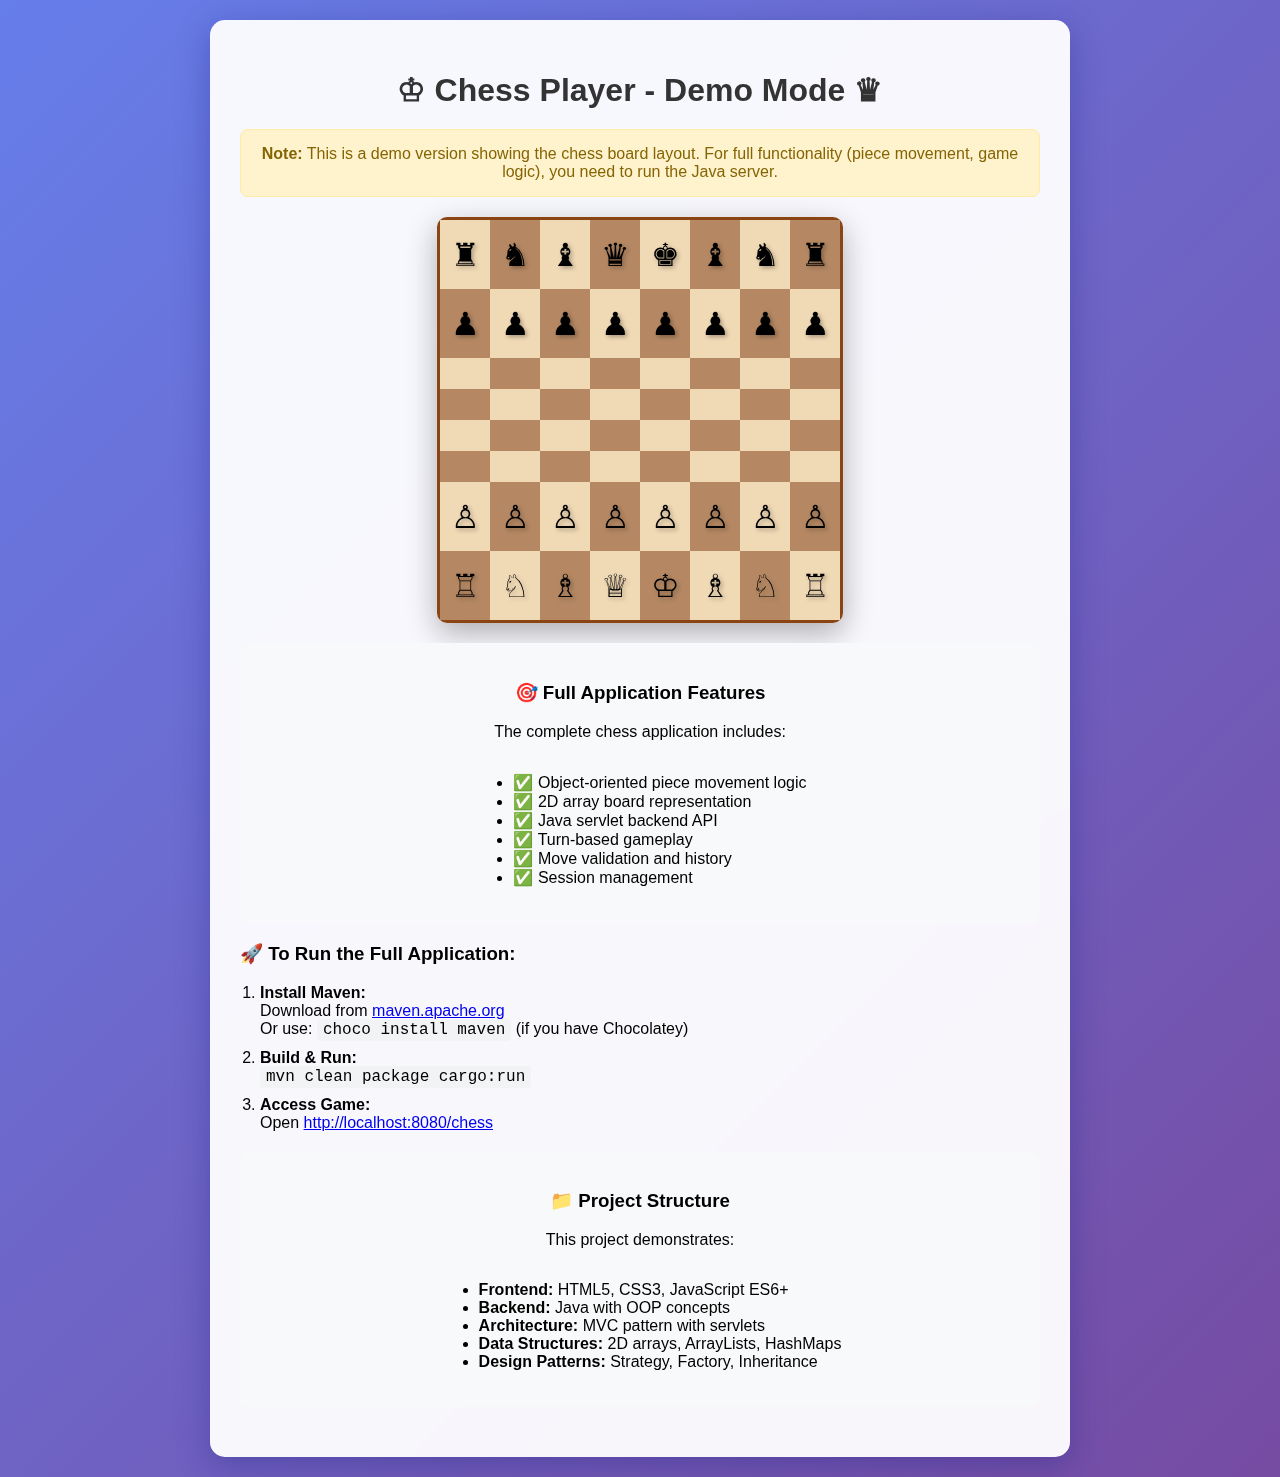
<file: demo.html>
<!DOCTYPE html>
<html lang="en">
<head>
    <meta charset="UTF-8">
    <meta name="viewport" content="width=device-width, initial-scale=1.0">
    <title>Chess Player - Demo Mode</title>
    <style>
        body {
            font-family: 'Segoe UI', Tahoma, Geneva, Verdana, sans-serif;
            background: linear-gradient(135deg, #667eea 0%, #764ba2 100%);
            min-height: 100vh;
            margin: 0;
            padding: 20px;
            display: flex;
            flex-direction: column;
            align-items: center;
        }

        .container {
            max-width: 800px;
            background: rgba(255, 255, 255, 0.95);
            border-radius: 15px;
            padding: 30px;
            box-shadow: 0 8px 32px rgba(31, 38, 135, 0.37);
            backdrop-filter: blur(10px);
            text-align: center;
        }

        h1 {
            color: #333;
            margin-bottom: 20px;
        }

        .chess-board {
            display: grid;
            grid-template-columns: repeat(8, 1fr);
            width: 400px;
            height: 400px;
            border: 3px solid #8B4513;
            border-radius: 10px;
            margin: 20px auto;
            box-shadow: 0 10px 30px rgba(0, 0, 0, 0.3);
        }

        .square {
            display: flex;
            justify-content: center;
            align-items: center;
            font-size: 2rem;
            cursor: pointer;
            transition: all 0.2s ease;
        }

        .square.light {
            background-color: #f0d9b5;
        }

        .square.dark {
            background-color: #b58863;
        }

        .square:hover {
            transform: scale(1.05);
            box-shadow: inset 0 0 10px rgba(0, 0, 0, 0.3);
        }

        .piece {
            text-shadow: 2px 2px 4px rgba(0, 0, 0, 0.3);
        }

        .info {
            background: #f8f9fa;
            border-radius: 10px;
            padding: 20px;
            margin: 20px 0;
        }

        .server-note {
            background: #fff3cd;
            border: 1px solid #ffeaa7;
            border-radius: 8px;
            padding: 15px;
            margin: 20px 0;
            color: #856404;
        }

        .instructions {
            text-align: left;
            margin: 20px 0;
        }

        .instructions ol {
            padding-left: 20px;
        }

        .instructions li {
            margin: 10px 0;
        }

        code {
            background: #f1f3f4;
            padding: 2px 6px;
            border-radius: 4px;
            font-family: 'Courier New', monospace;
        }
    </style>
</head>
<body>
    <div class="container">
        <h1>♔ Chess Player - Demo Mode ♛</h1>
        
        <div class="server-note">
            <strong>Note:</strong> This is a demo version showing the chess board layout. 
            For full functionality (piece movement, game logic), you need to run the Java server.
        </div>

        <div class="chess-board" id="chessBoard">
            <!-- Chess board will be generated by JavaScript -->
        </div>

        <div class="info">
            <h3>🎯 Full Application Features</h3>
            <p>The complete chess application includes:</p>
            <ul style="text-align: left; display: inline-block;">
                <li>✅ Object-oriented piece movement logic</li>
                <li>✅ 2D array board representation</li>
                <li>✅ Java servlet backend API</li>
                <li>✅ Turn-based gameplay</li>
                <li>✅ Move validation and history</li>
                <li>✅ Session management</li>
            </ul>
        </div>

        <div class="instructions">
            <h3>🚀 To Run the Full Application:</h3>
            <ol>
                <li><strong>Install Maven:</strong>
                    <br>Download from <a href="https://maven.apache.org/download.cgi" target="_blank">maven.apache.org</a>
                    <br>Or use: <code>choco install maven</code> (if you have Chocolatey)
                </li>
                <li><strong>Build & Run:</strong>
                    <br><code>mvn clean package cargo:run</code>
                </li>
                <li><strong>Access Game:</strong>
                    <br>Open <a href="http://localhost:8080/chess" target="_blank">http://localhost:8080/chess</a>
                </li>
            </ol>
        </div>

        <div class="info">
            <h3>📁 Project Structure</h3>
            <p>This project demonstrates:</p>
            <ul style="text-align: left; display: inline-block;">
                <li><strong>Frontend:</strong> HTML5, CSS3, JavaScript ES6+</li>
                <li><strong>Backend:</strong> Java with OOP concepts</li>
                <li><strong>Architecture:</strong> MVC pattern with servlets</li>
                <li><strong>Data Structures:</strong> 2D arrays, ArrayLists, HashMaps</li>
                <li><strong>Design Patterns:</strong> Strategy, Factory, Inheritance</li>
            </ul>
        </div>
    </div>

    <script>
        // Demo chess board generation
        const piecePositions = {
            '0,0': '♜', '0,1': '♞', '0,2': '♝', '0,3': '♛', '0,4': '♚', '0,5': '♝', '0,6': '♞', '0,7': '♜',
            '1,0': '♟', '1,1': '♟', '1,2': '♟', '1,3': '♟', '1,4': '♟', '1,5': '♟', '1,6': '♟', '1,7': '♟',
            '6,0': '♙', '6,1': '♙', '6,2': '♙', '6,3': '♙', '6,4': '♙', '6,5': '♙', '6,6': '♙', '6,7': '♙',
            '7,0': '♖', '7,1': '♘', '7,2': '♗', '7,3': '♕', '7,4': '♔', '7,5': '♗', '7,6': '♘', '7,7': '♖'
        };

        function createBoard() {
            const board = document.getElementById('chessBoard');
            
            for (let row = 0; row < 8; row++) {
                for (let col = 0; col < 8; col++) {
                    const square = document.createElement('div');
                    square.className = `square ${(row + col) % 2 === 0 ? 'light' : 'dark'}`;
                    
                    const piece = piecePositions[`${row},${col}`];
                    if (piece) {
                        const pieceElement = document.createElement('span');
                        pieceElement.className = 'piece';
                        pieceElement.textContent = piece;
                        square.appendChild(pieceElement);
                    }
                    
                    square.addEventListener('click', () => {
                        alert('This is demo mode. Install Maven and run the full application for interactive gameplay!');
                    });
                    
                    board.appendChild(square);
                }
            }
        }

        document.addEventListener('DOMContentLoaded', createBoard);
    </script>
</body>
</html>
</file>
